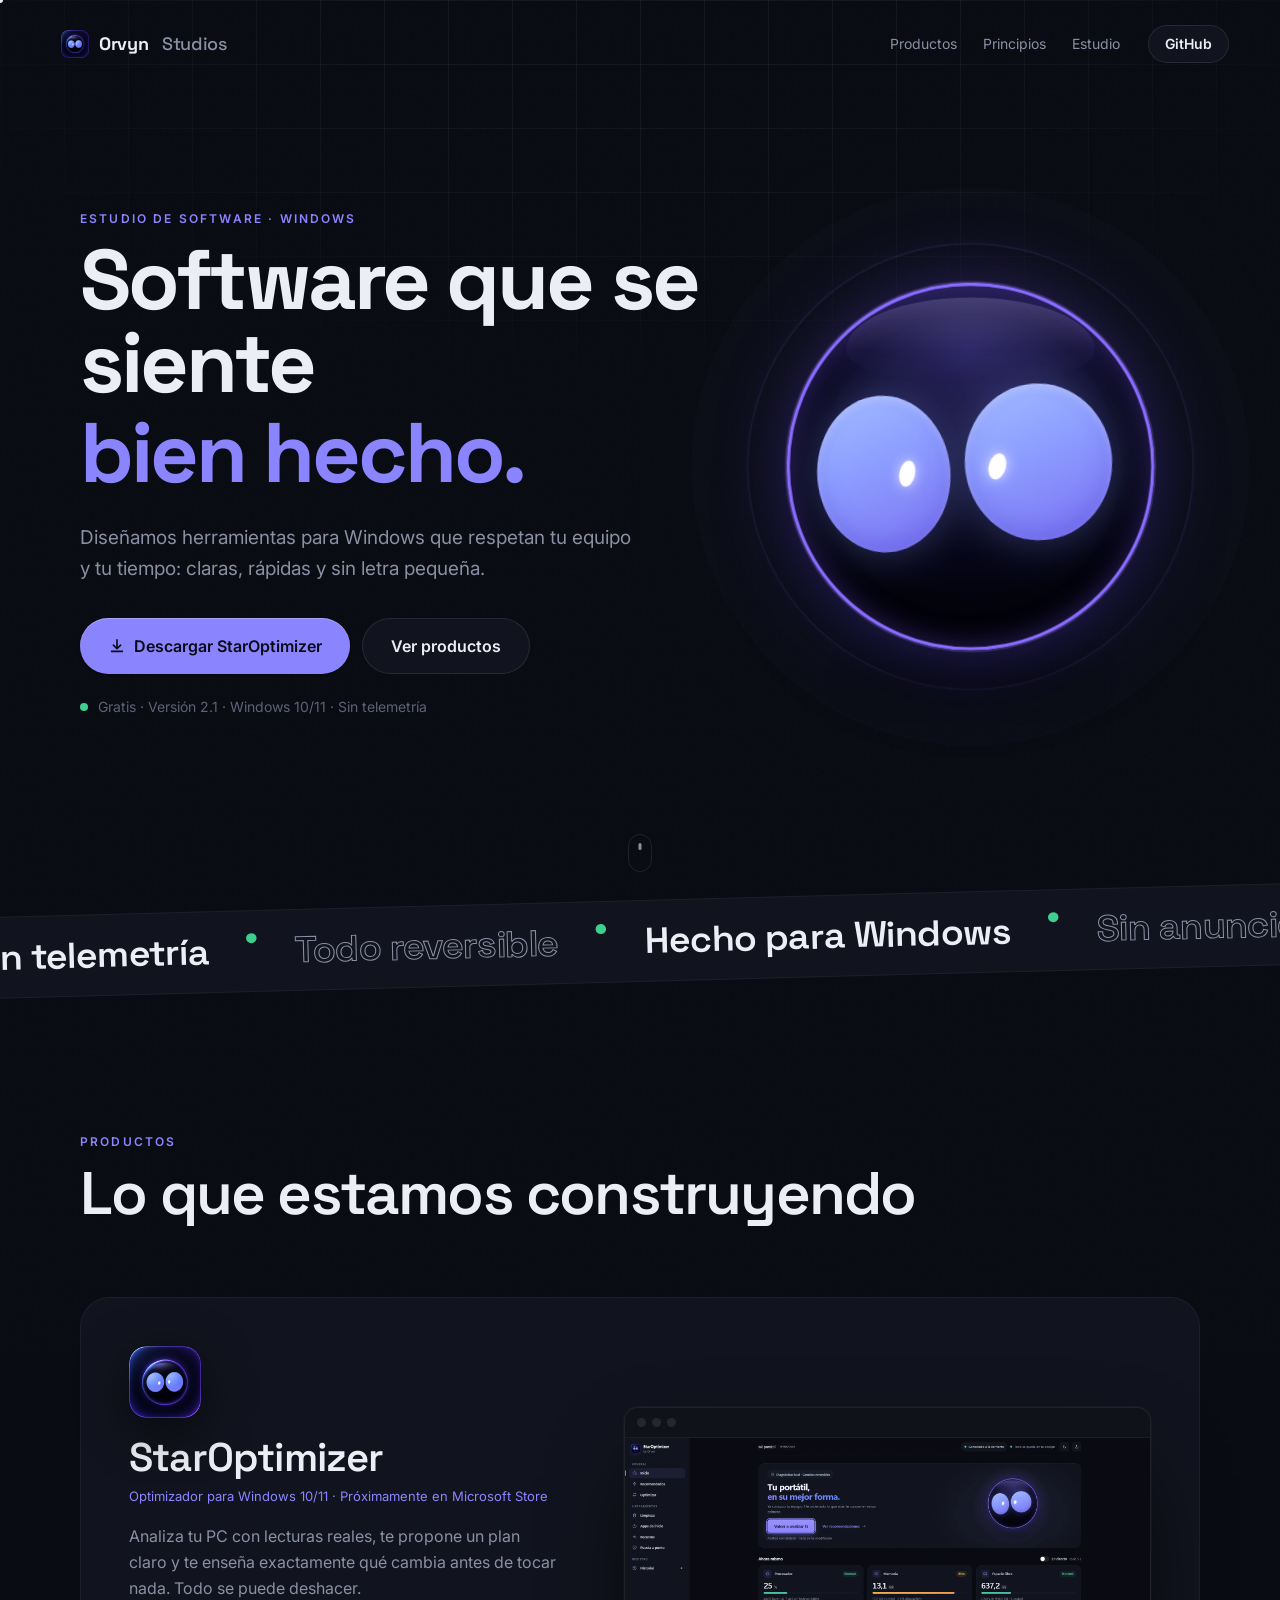
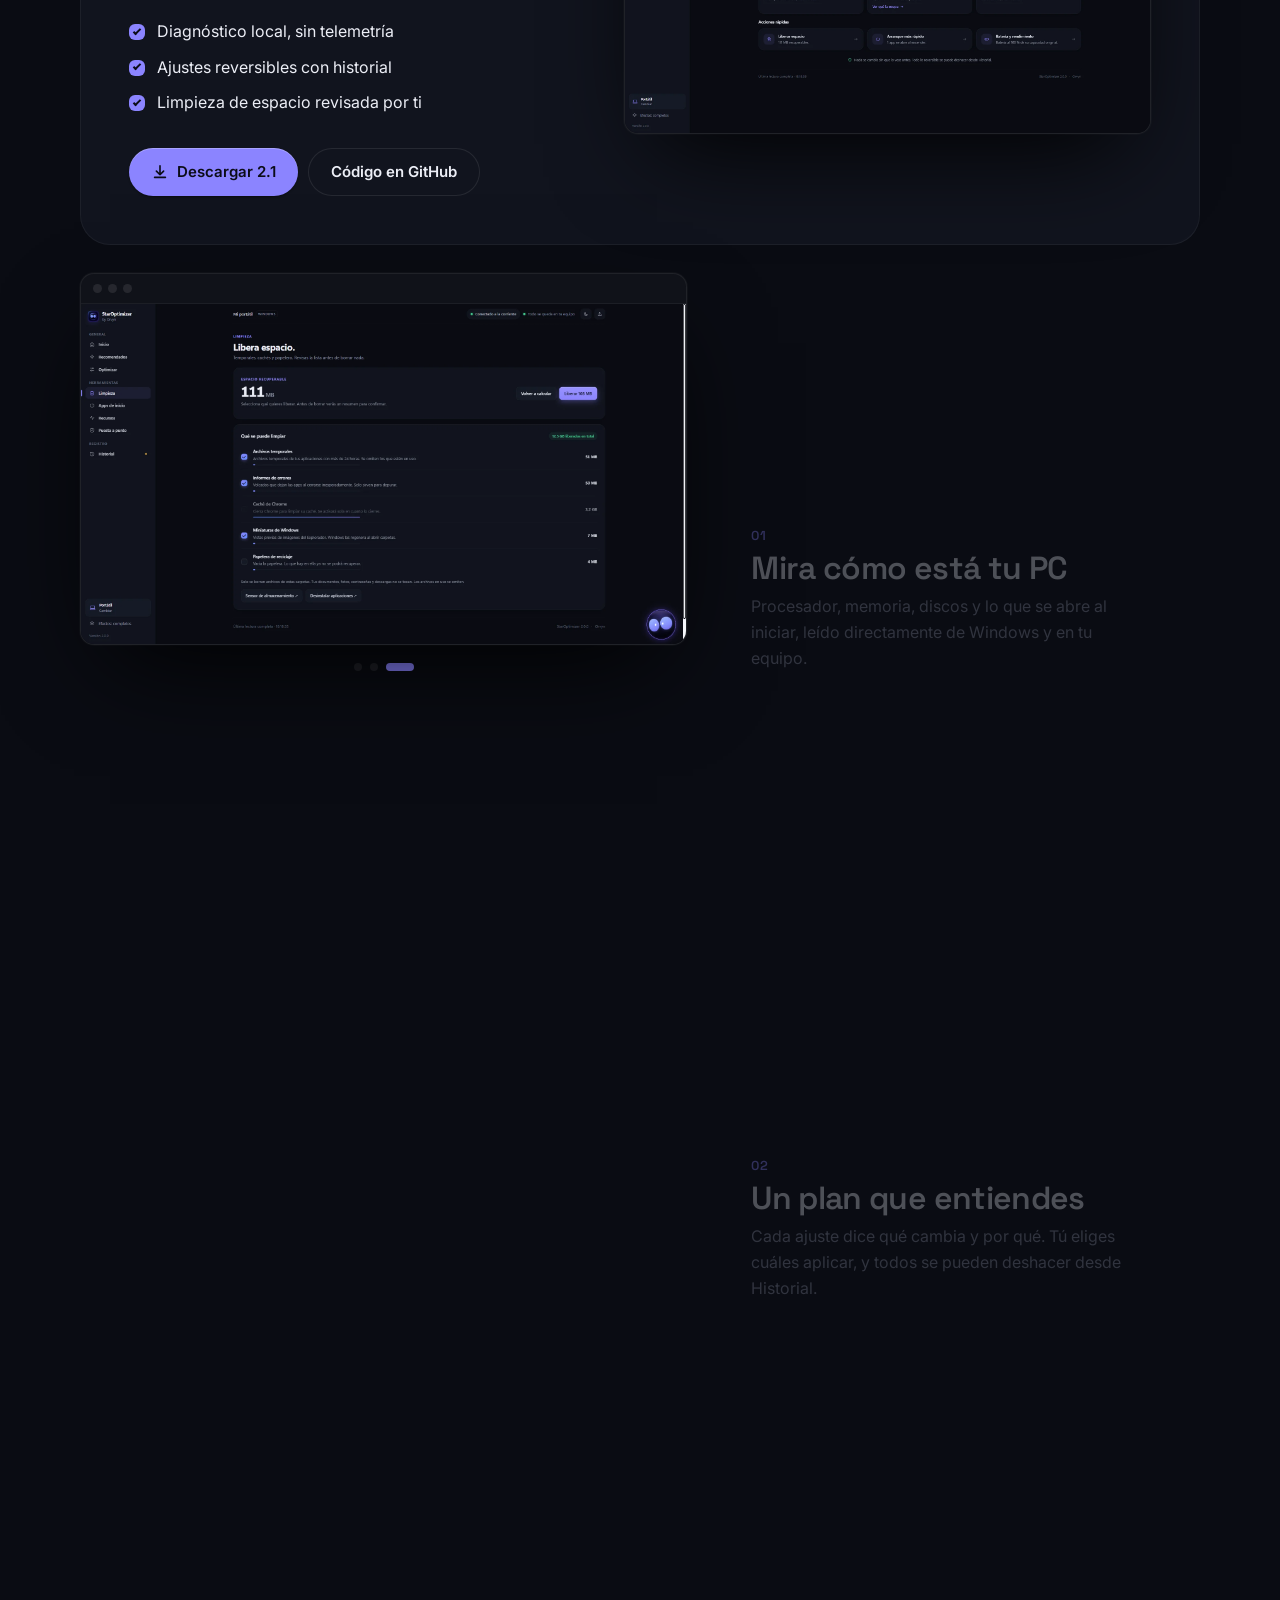
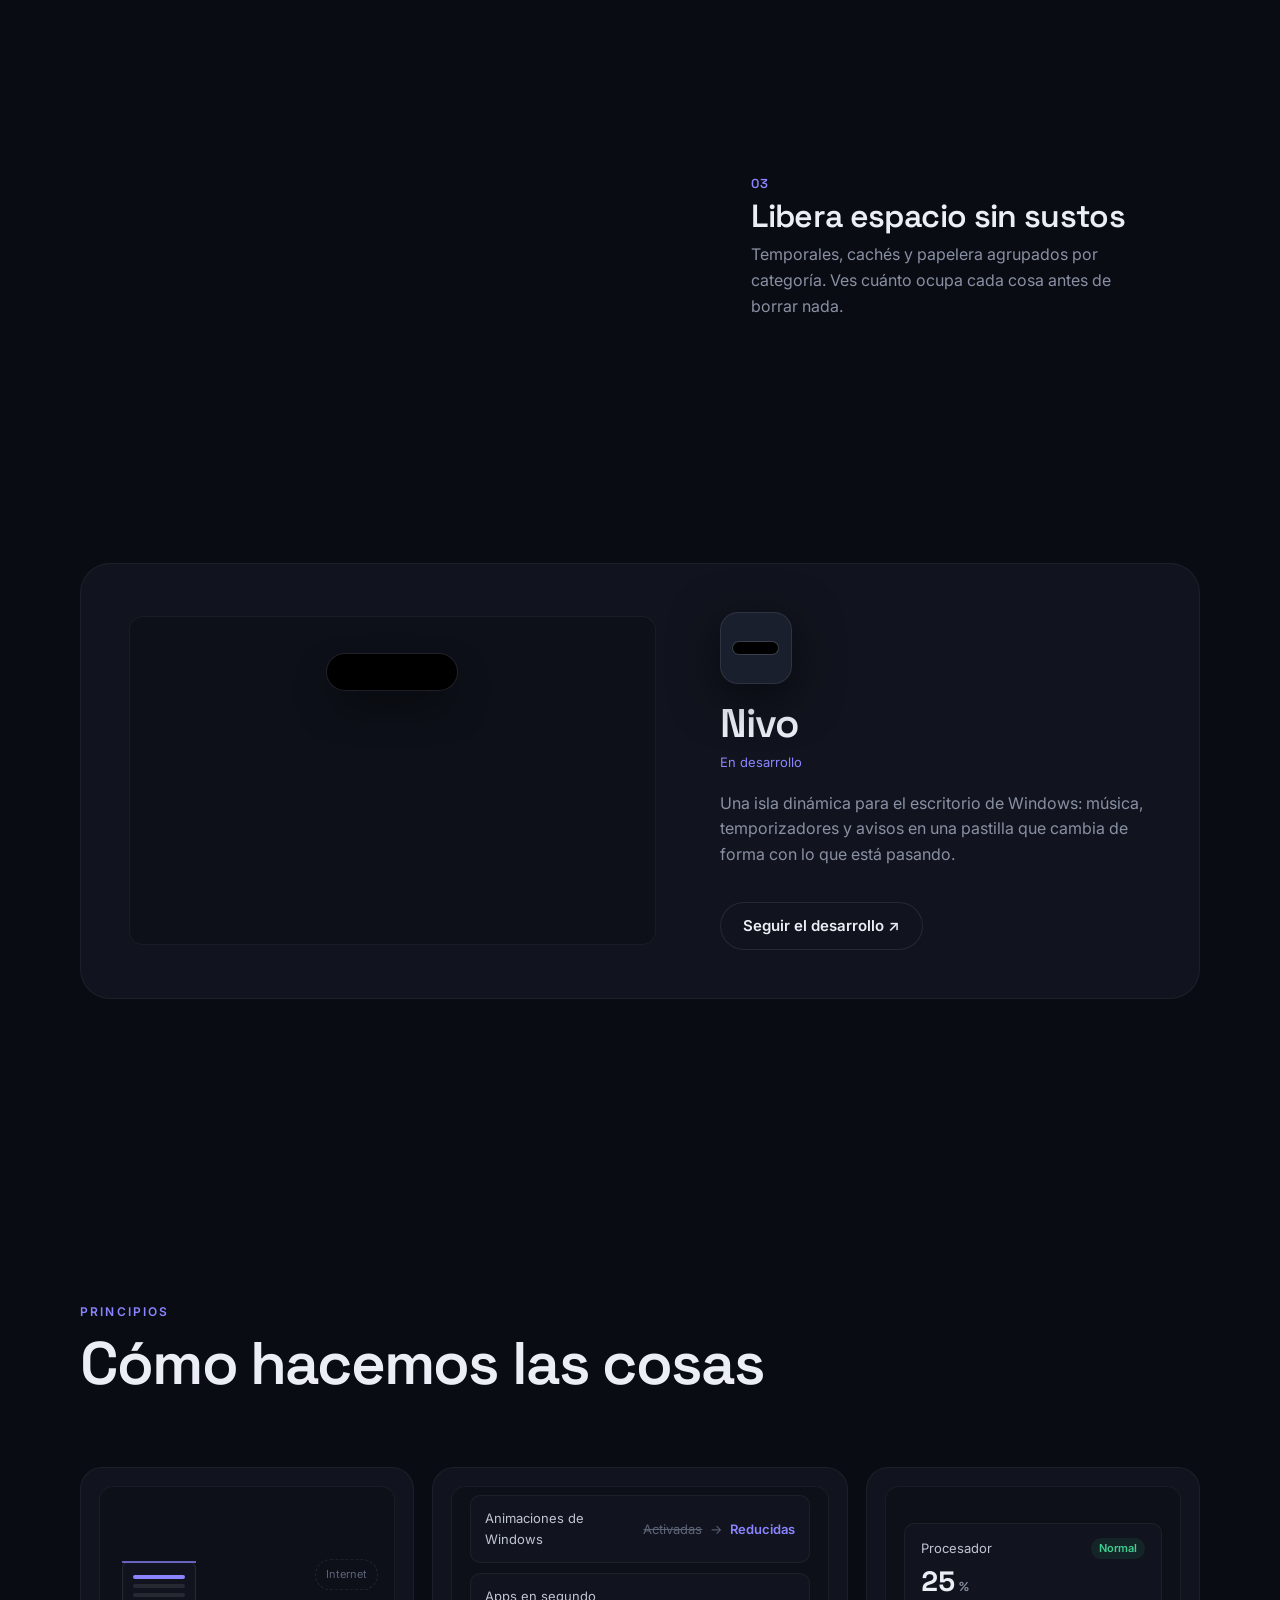
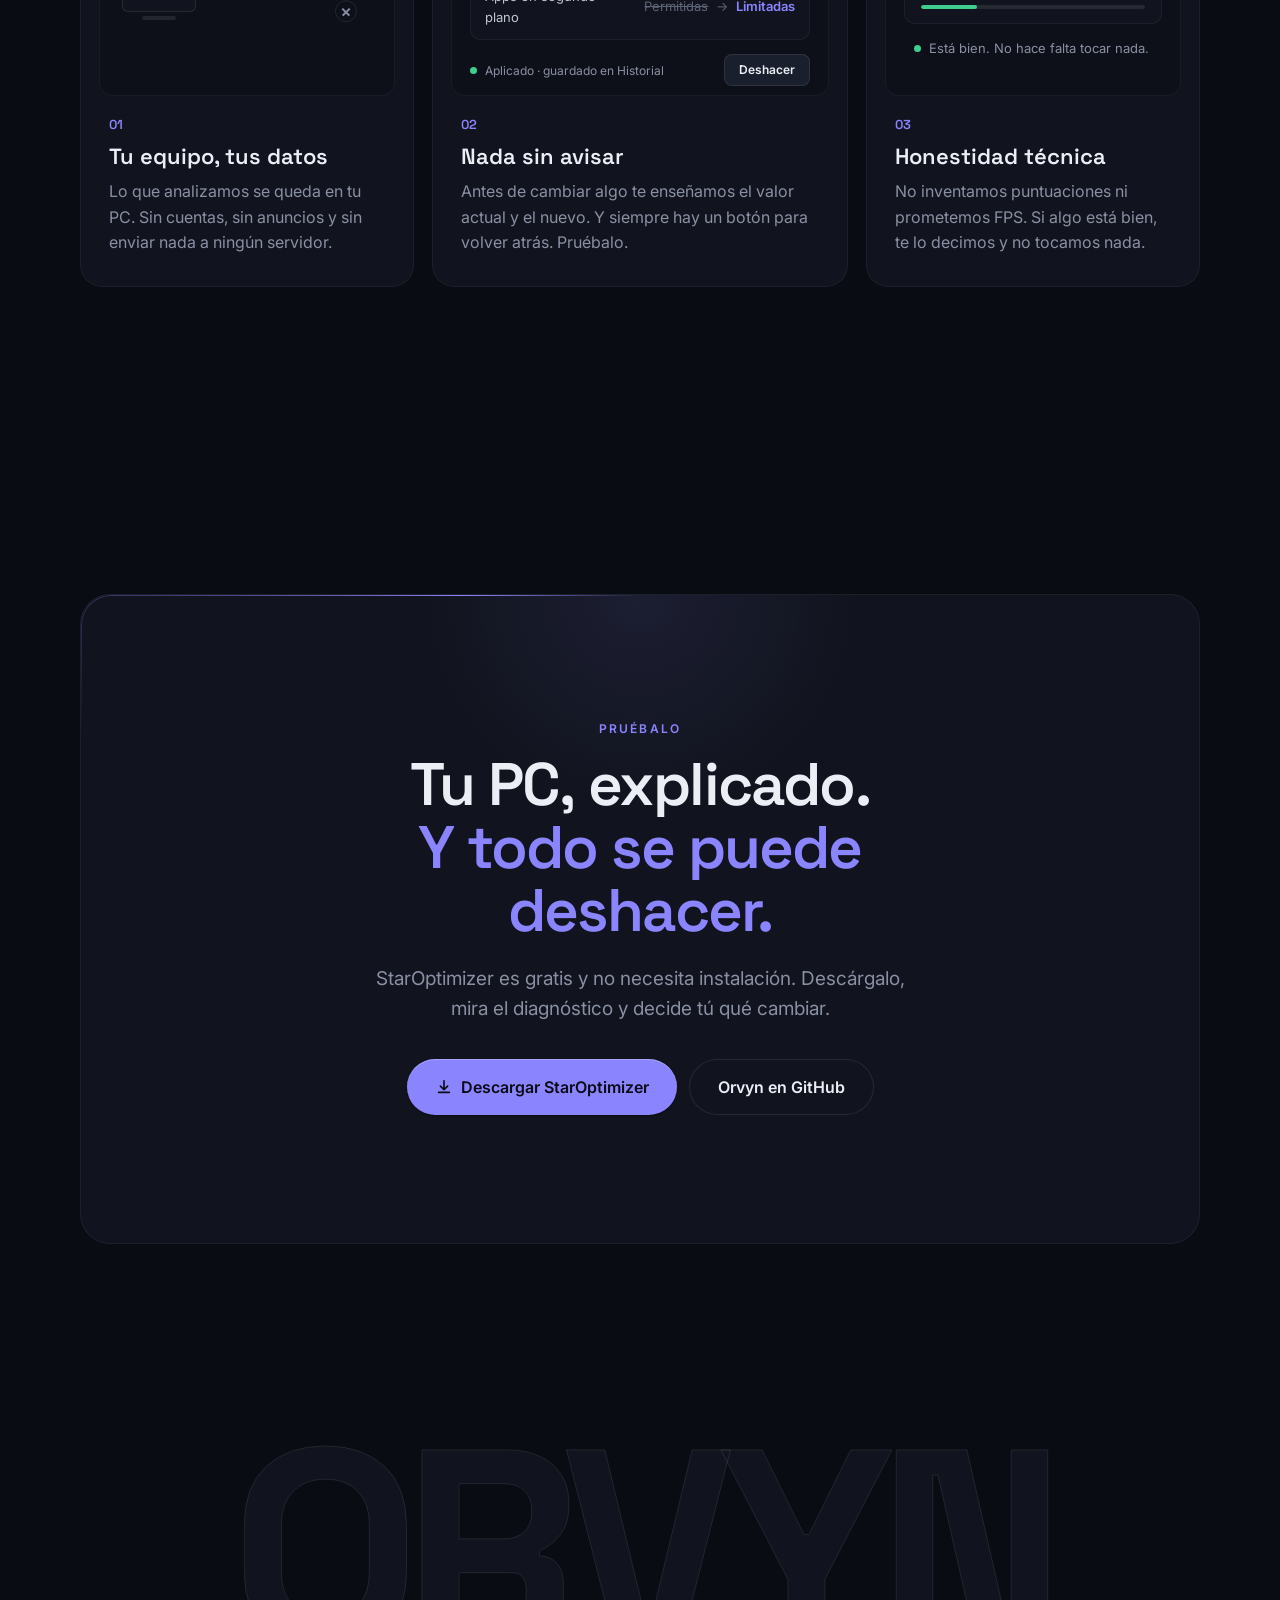
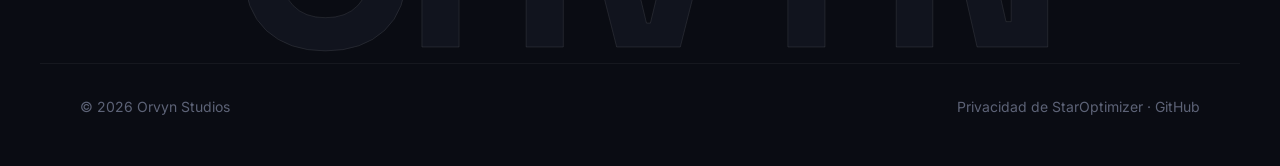
<file: index.html>
<!doctype html>
<html lang="es">
<head>
  <meta charset="utf-8">
  <meta name="viewport" content="width=device-width, initial-scale=1">
  <title>Orvyn Studios — Software para Windows: StarOptimizer y Nivo</title>
  <meta name="description" content="Orvyn Studios crea software para Windows cuidado al detalle: StarOptimizer, el optimizador que explica antes de cambiar nada, y Nivo, una isla dinámica para tu escritorio.">
  <meta name="theme-color" content="#0a0c13">
  <meta name="google-site-verification" content="cRZAhZK5Jxo11Uko2Xb7IbsUQtKGu_rpvSemgWemuCk">
  <meta property="og:title" content="Orvyn Studios">
  <meta property="og:site_name" content="Orvyn Studios">
  <meta property="og:description" content="Software para Windows, bien hecho.">
  <meta property="og:type" content="website">
  <meta property="og:url" content="https://orvyn-studios.github.io/">
  <meta property="og:image" content="https://orvyn-studios.github.io/assets/img/og.png">
  <meta property="og:image:width" content="1200">
  <meta property="og:image:height" content="630">
  <meta property="og:locale" content="es_ES">
  <meta name="twitter:card" content="summary_large_image">
  <script type="application/ld+json">{"@context": "https://schema.org", "@graph": [{"@type": "Organization", "@id": "https://orvyn-studios.github.io/#org", "name": "Orvyn Studios", "alternateName": "Orvyn", "url": "https://orvyn-studios.github.io/", "logo": "https://orvyn-studios.github.io/assets/img/apple-touch-icon.png", "sameAs": ["https://github.com/Orvyn-Studios"]}, {"@type": "WebSite", "@id": "https://orvyn-studios.github.io/#web", "name": "Orvyn Studios", "url": "https://orvyn-studios.github.io/", "inLanguage": "es", "publisher": {"@id": "https://orvyn-studios.github.io/#org"}}, {"@type": "SoftwareApplication", "name": "StarOptimizer", "applicationCategory": "UtilitiesApplication", "operatingSystem": "Windows 10, Windows 11", "softwareVersion": "2.1.0", "offers": {"@type": "Offer", "price": "0", "priceCurrency": "EUR"}, "downloadUrl": "https://github.com/Orvyn-Studios/StarOptimizer/releases/latest", "publisher": {"@id": "https://orvyn-studios.github.io/#org"}}]}</script>
  <link rel="canonical" href="https://orvyn-studios.github.io/">
  <link rel="icon" href="assets/img/favicon.png">
  <link rel="apple-touch-icon" href="assets/img/apple-touch-icon.png">
  <link rel="preconnect" href="https://fonts.googleapis.com">
  <link rel="preconnect" href="https://fonts.gstatic.com" crossorigin>
  <link href="https://fonts.googleapis.com/css2?family=Inter:wght@400;500;600&family=Space+Grotesk:wght@500;600;700&display=swap" rel="stylesheet">
  <link rel="stylesheet" href="styles.css?v=10">
</head>
<body>
  <a class="skip" href="#main">Saltar al contenido</a>
  <div class="preloader" id="preloader" aria-hidden="true">
    <div class="pl-nova"><span></span><span></span></div>
    <div class="pl-word">Orvyn<span>Studios</span></div>
  </div>
  <div class="progress" id="progress" aria-hidden="true"></div>
  <div class="cursor" id="cursor" aria-hidden="true"><span class="cursor-dot"></span><span class="cursor-ring"></span></div>
  
  <div class="grain" aria-hidden="true"></div>

  <header class="nav" id="nav">
    <a class="brand" href="#top" aria-label="Orvyn Studios, inicio">
      <img class="brand-mark" src="assets/img/apple-touch-icon.png" alt="" width="28" height="28">Orvyn<span class="brand-thin">Studios</span>
    </a>
    <nav aria-label="Principal">
      <a href="#productos">Productos</a>
      <a href="#principios">Principios</a>
      <a href="#estudio">Estudio</a>
    </nav>
    <a class="btn btn-ghost btn-sm" href="https://github.com/Orvyn-Studios" target="_blank" rel="noopener">GitHub</a>
  </header>

  <main id="main">
    <!-- HERO -->
    <section class="hero" id="top">
      <div class="hero-copy">
        <p class="eyebrow reveal">Estudio de software · Windows</p>
        <h1 class="display">
          <span class="line"><span class="word">Software</span> <span class="word">que</span> <span class="word">se</span> <span class="word">siente</span></span>
          <span class="line"><span class="word gradient">bien</span> <span class="word gradient">hecho.</span></span>
        </h1>
        <p class="lead reveal">Diseñamos herramientas para Windows que respetan tu equipo y tu tiempo: claras, rápidas y sin letra pequeña.</p>
        <div class="hero-cta reveal">
          <a class="btn btn-primary btn-lg" data-magnetic href="https://github.com/Orvyn-Studios/StarOptimizer/releases/latest" target="_blank" rel="noopener"><svg class="btn-ico" viewBox="0 0 20 20" aria-hidden="true"><path d="M10 3v10m0 0 4-4m-4 4-4-4M4 16h12" fill="none" stroke="currentColor" stroke-width="1.8" stroke-linecap="round" stroke-linejoin="round"/></svg>Descargar StarOptimizer</a>
          <a class="btn btn-ghost btn-lg" data-magnetic href="#productos">Ver productos</a>
        </div>
        <p class="hero-note reveal"><span class="live-dot"></span>Gratis · Versión 2.1 · Windows 10/11 · Sin telemetría</p>
      </div>
      <div class="hero-nova">
        <div class="nova-space" id="nova-space">
          <button class="nova-button" id="nova" type="button" aria-label="Nova, la mascota de StarOptimizer. Púlsala.">
            <span class="mascot">
              <span class="face">
                <span class="eyes"><span class="eye"><span class="iris"></span><span class="nova-lid"></span></span><span class="eye"><span class="iris"></span><span class="nova-lid"></span></span></span>
              </span>
            </span>
          </button>
          <span class="nova-shadow" aria-hidden="true"></span>
        </div>
      </div>
      <a class="scroll-hint" href="#productos" aria-label="Bajar a productos"><span></span></a>
    </section>

    <div class="marquee" aria-hidden="true">
      <div class="marquee-track">
        <span>Sin telemetría</span><b>✦</b><span>Todo reversible</span><b>✦</b><span>Hecho para Windows</span><b>✦</b><span>Sin anuncios</span><b>✦</b><span>Nada sin avisar</span><b>✦</b>
        <span>Sin telemetría</span><b>✦</b><span>Todo reversible</span><b>✦</b><span>Hecho para Windows</span><b>✦</b><span>Sin anuncios</span><b>✦</b><span>Nada sin avisar</span><b>✦</b>
      </div>
    </div>

    <!-- PRODUCTS -->
    <section class="section" id="productos">
      <header class="section-head">
        <p class="eyebrow reveal">Productos</p>
        <h2 class="title reveal">Lo que estamos construyendo</h2>
      </header>

      <article class="product reveal" id="staroptimizer">
        <div class="product-copy">
          <img class="product-icon" src="assets/img/staroptimizer-icon.png" alt="" width="72" height="72">
          <h3>StarOptimizer</h3>
          <p class="tag">Optimizador para Windows 10/11 · Próximamente en Microsoft Store</p>
          <p>Analiza tu PC con lecturas reales, te propone un plan claro y te enseña exactamente qué cambia antes de tocar nada. Todo se puede deshacer.</p>
          <ul class="checks">
            <li>Diagnóstico local, sin telemetría</li>
            <li>Ajustes reversibles con historial</li>
            <li>Limpieza de espacio revisada por ti</li>
          </ul>
          <div class="product-cta">
            <a class="btn btn-primary" data-magnetic href="https://github.com/Orvyn-Studios/StarOptimizer/releases/latest" target="_blank" rel="noopener"><svg class="btn-ico" viewBox="0 0 20 20" aria-hidden="true"><path d="M10 3v10m0 0 4-4m-4 4-4-4M4 16h12" fill="none" stroke="currentColor" stroke-width="1.8" stroke-linecap="round" stroke-linejoin="round"/></svg>Descargar 2.1</a>
            <a class="btn btn-ghost" data-magnetic href="https://github.com/Orvyn-Studios/StarOptimizer" target="_blank" rel="noopener">Código en GitHub</a>
          </div>
        </div>
        <div class="product-visual tilt" data-tilt>
          <div class="window">
            <div class="window-bar"><i></i><i></i><i></i></div>
            <img src="assets/img/so-inicio-oscuro.webp" alt="Pantalla de inicio de StarOptimizer" width="1920" height="1080" loading="lazy">
          </div>
        </div>
      </article>

      <div class="showcase" id="showcase">
        <div class="showcase-sticky">
          <div class="window showcase-window">
            <div class="window-bar"><i></i><i></i><i></i></div>
            <div class="showcase-screens">
              <img class="active" data-step="0" src="assets/img/so-inicio-oscuro.webp" alt="StarOptimizer: pantalla de inicio con el estado del equipo" width="1920" height="1080" loading="lazy">
              <img data-step="1" src="assets/img/so-plan.webp" alt="StarOptimizer: plan de ajustes propuesto" width="1920" height="1080" loading="lazy">
              <img data-step="2" src="assets/img/so-limpieza.webp" alt="StarOptimizer: limpieza de espacio por categorías" width="1920" height="1080" loading="lazy">
            </div>
          </div>
          <div class="showcase-dots" aria-hidden="true"><i class="active"></i><i></i><i></i></div>
        </div>
        <ol class="showcase-steps">
          <li class="active" data-step="0"><img class="step-shot" src="assets/img/so-inicio-oscuro.webp" alt="StarOptimizer: pantalla de inicio" width="1920" height="1080" loading="lazy"><span class="step-num">01</span><h4>Mira cómo está tu PC</h4><p>Procesador, memoria, discos y lo que se abre al iniciar, leído directamente de Windows y en tu equipo.</p></li>
          <li data-step="1"><img class="step-shot" src="assets/img/so-plan.webp" alt="StarOptimizer: plan de ajustes" width="1920" height="1080" loading="lazy"><span class="step-num">02</span><h4>Un plan que entiendes</h4><p>Cada ajuste dice qué cambia y por qué. Tú eliges cuáles aplicar, y todos se pueden deshacer desde Historial.</p></li>
          <li data-step="2"><img class="step-shot" src="assets/img/so-limpieza.webp" alt="StarOptimizer: limpieza de espacio" width="1920" height="1080" loading="lazy"><span class="step-num">03</span><h4>Libera espacio sin sustos</h4><p>Temporales, cachés y papelera agrupados por categoría. Ves cuánto ocupa cada cosa antes de borrar nada.</p></li>
        </ol>
      </div>

      <article class="product product-alt reveal" id="nivo">
        <div class="product-copy">
          <span class="product-icon product-icon-nivo" aria-hidden="true"></span>
          <h3>Nivo</h3>
          <p class="tag">En desarrollo</p>
          <p>Una isla dinámica para el escritorio de Windows: música, temporizadores y avisos en una pastilla que cambia de forma con lo que está pasando.</p>
          <a class="btn btn-ghost" data-magnetic href="https://github.com/Orvyn-Studios/nivo" target="_blank" rel="noopener">Seguir el desarrollo ↗</a>
        </div>
        <div class="product-visual">
          <div class="island-stage">
            <div class="island" id="island" data-state="idle" aria-hidden="true">
              <div class="island-content" data-for="music"><span class="art"></span><span class="meta"><b>Reproduciendo</b><small>Tu lista</small></span><span class="bars"><i></i><i></i><i></i><i></i></span></div>
              <div class="island-content" data-for="timer"><span class="dot"></span><b>Temporizador</b><span class="time">04:59</span></div>
              <div class="island-content" data-for="notify"><span class="dot good"></span><b>Descarga completada</b></div>
            </div>
          </div>
        </div>
      </article>
    </section>

    <!-- PRINCIPLES -->
    <section class="section" id="principios">
      <header class="section-head">
        <p class="eyebrow reveal">Principios</p>
        <h2 class="title reveal">Cómo hacemos las cosas</h2>
      </header>
      <div class="principles">
        <article class="pcard reveal">
          <div class="pdemo pdemo-local" aria-hidden="true">
            <div class="pc-box"><span class="pc-screen"></span><span class="pc-base"></span></div>
            <div class="pc-scan"></div>
            <ul class="pc-reads"><li>Procesador</li><li>Memoria</li><li>Discos</li><li>Inicio</li></ul>
            <div class="pc-wall"><span class="pc-cloud">Internet</span><span class="pc-x"></span></div>
          </div>
          <span class="card-num">01</span>
          <h3>Tu equipo, tus datos</h3>
          <p>Lo que analizamos se queda en tu PC. Sin cuentas, sin anuncios y sin enviar nada a ningún servidor.</p>
        </article>
        <article class="pcard pcard-wide reveal">
          <div class="pdemo pdemo-change" id="pdemo-change">
            <div class="chg-row">
              <span class="chg-name">Animaciones de Windows</span>
              <span class="chg-vals"><s class="chg-old">Activadas</s><span class="chg-arrow">→</span><b class="chg-new">Reducidas</b></span>
            </div>
            <div class="chg-row">
              <span class="chg-name">Apps en segundo plano</span>
              <span class="chg-vals"><s class="chg-old">Permitidas</s><span class="chg-arrow">→</span><b class="chg-new">Limitadas</b></span>
            </div>
            <div class="chg-foot">
              <span class="chg-status" aria-live="polite"><i></i><span>Aplicado · guardado en Historial</span></span>
              <button class="chg-undo" type="button">Deshacer</button>
            </div>
          </div>
          <span class="card-num">02</span>
          <h3>Nada sin avisar</h3>
          <p>Antes de cambiar algo te enseñamos el valor actual y el nuevo. Y siempre hay un botón para volver atrás. Pruébalo.</p>
        </article>
        <article class="pcard reveal">
          <div class="pdemo pdemo-honest" aria-hidden="true">
            <div class="hn-card">
              <div class="hn-head"><span>Procesador</span><em>Normal</em></div>
              <div class="hn-val"><b data-count="25">0</b><small>%</small></div>
              <div class="hn-bar"><i></i></div>
            </div>
            <p class="hn-msg"><span class="hn-dot"></span>Está bien. No hace falta tocar nada.</p>
          </div>
          <span class="card-num">03</span>
          <h3>Honestidad técnica</h3>
          <p>No inventamos puntuaciones ni prometemos FPS. Si algo está bien, te lo decimos y no tocamos nada.</p>
        </article>
      </div>
    </section>

    <!-- STUDIO (placeholder: see ROADMAP.md) -->
    <section class="section" id="estudio">
      <div class="cta cta-final reveal">
        <div class="cta-glow" aria-hidden="true"></div>
        <p class="eyebrow">Pruébalo</p>
        <h2 class="title">Tu PC, explicado.<br><span class="gradient">Y todo se puede deshacer.</span></h2>
        <p class="lead">StarOptimizer es gratis y no necesita instalación. Descárgalo, mira el diagnóstico y decide tú qué cambiar.</p>
        <div class="hero-cta cta-buttons">
          <a class="btn btn-primary btn-lg" data-magnetic href="https://github.com/Orvyn-Studios/StarOptimizer/releases/latest" target="_blank" rel="noopener"><svg class="btn-ico" viewBox="0 0 20 20" aria-hidden="true"><path d="M10 3v10m0 0 4-4m-4 4-4-4M4 16h12" fill="none" stroke="currentColor" stroke-width="1.8" stroke-linecap="round" stroke-linejoin="round"/></svg>Descargar StarOptimizer</a>
          <a class="btn btn-ghost btn-lg" data-magnetic href="https://github.com/Orvyn-Studios" target="_blank" rel="noopener">Orvyn en GitHub</a>
        </div>
      </div>
    </section>
  </main>

  <div class="wordmark" aria-hidden="true">ORVYN</div>
  <footer class="footer">
    <span>© 2026 Orvyn Studios</span>
    <span class="footer-links"><a href="privacidad/staroptimizer/">Privacidad de StarOptimizer</a> · <a href="https://github.com/Orvyn-Studios" target="_blank" rel="noopener">GitHub</a></span>
  </footer>

  <script src="main.js?v=10" defer></script>
</body>
</html>
</file>
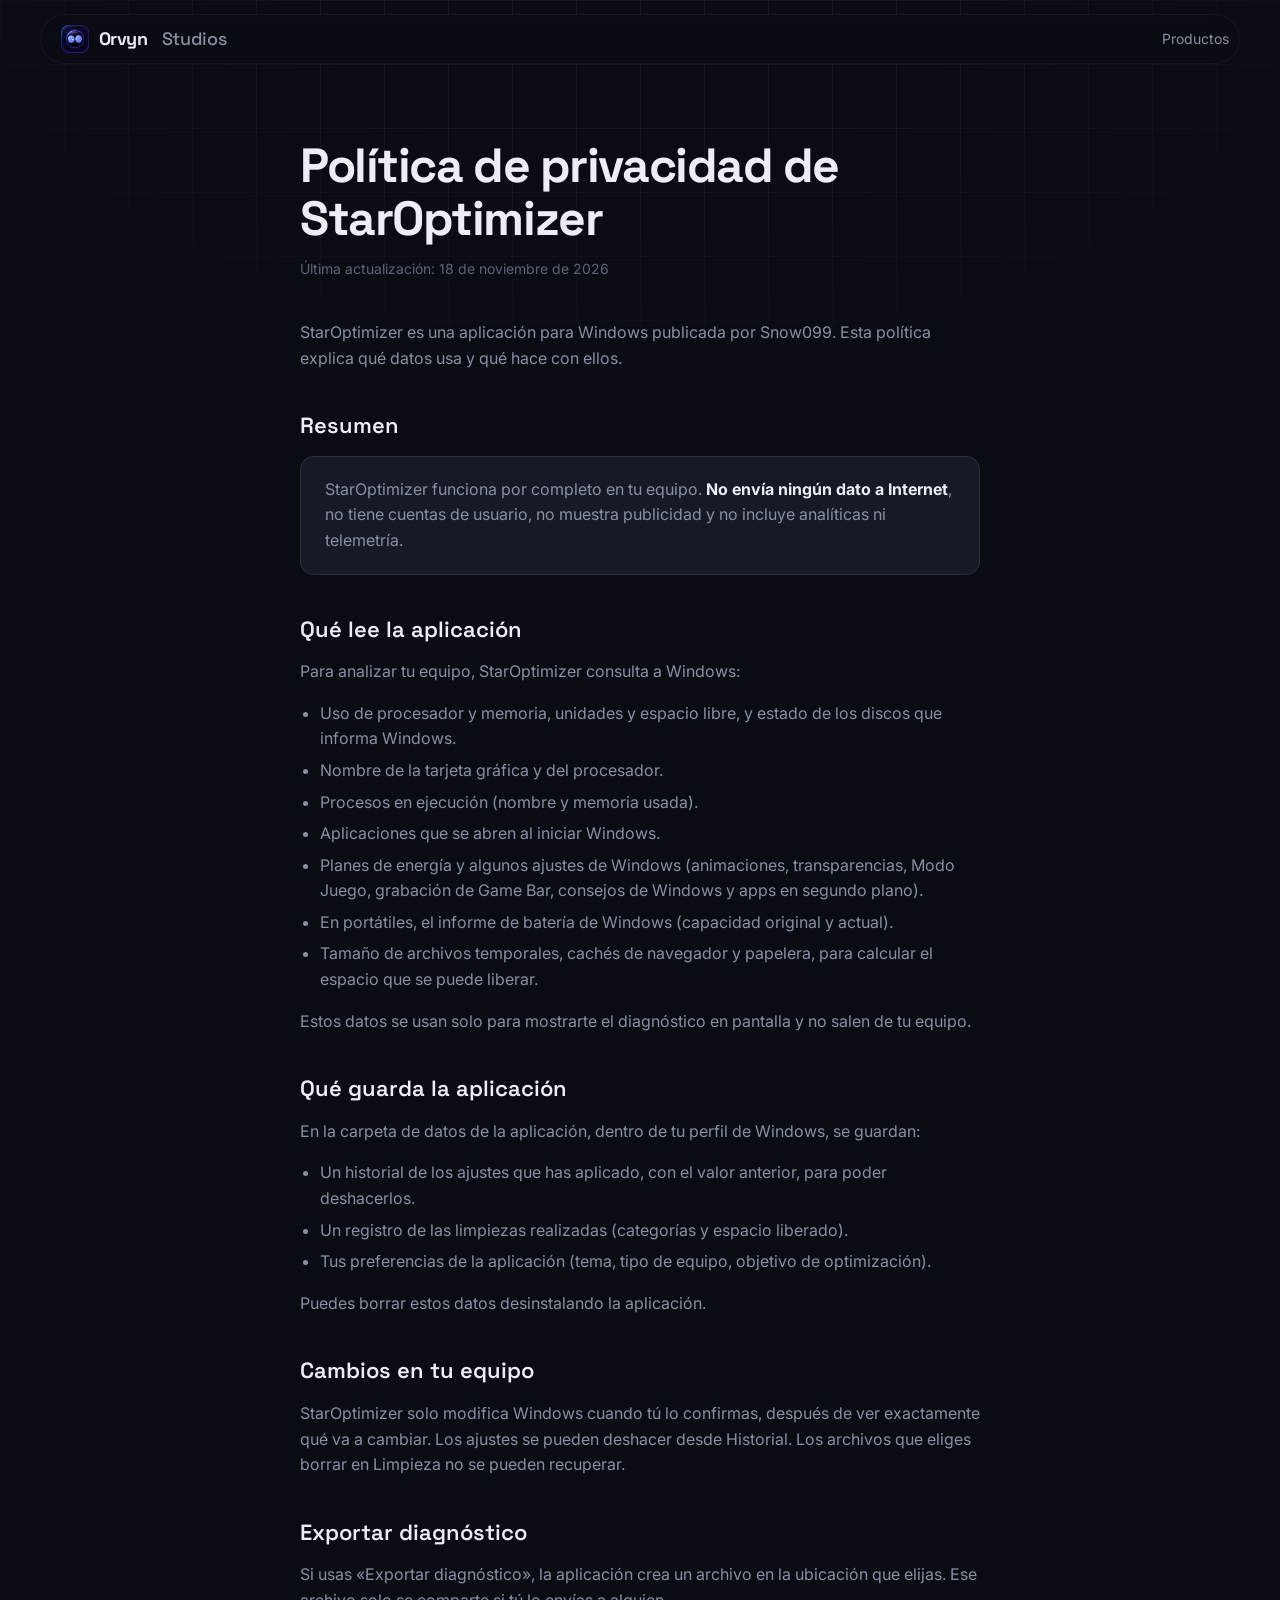
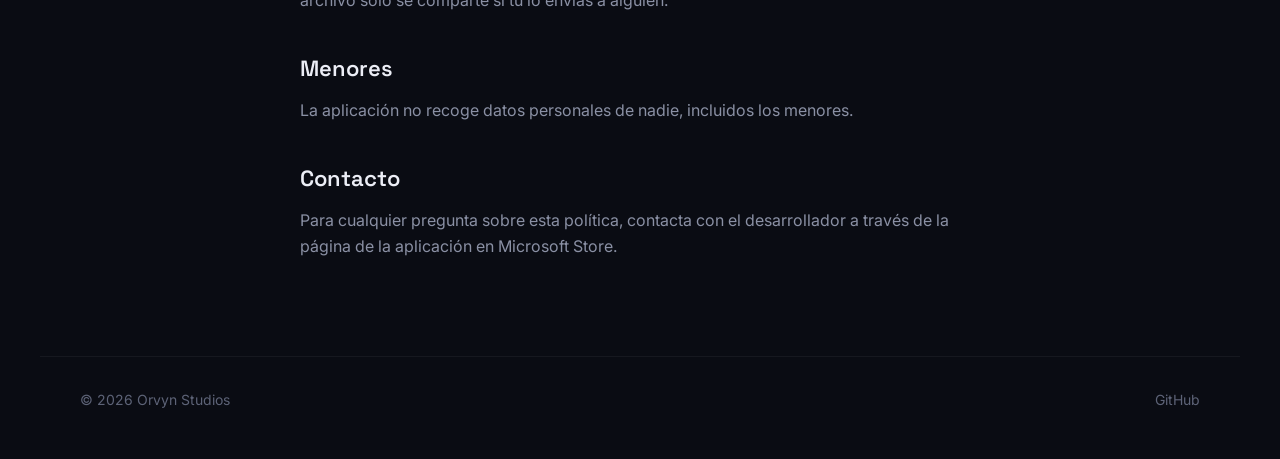
<file: privacidad/staroptimizer/index.html>
<!doctype html>
<html lang="es">
<head>
  <meta charset="utf-8">
  <meta name="viewport" content="width=device-width, initial-scale=1">
  <title>Política de privacidad de StarOptimizer — Orvyn Studios</title>
  <meta name="description" content="StarOptimizer funciona por completo en tu equipo: no envía datos a Internet, no tiene cuentas, publicidad ni telemetría.">
  <meta name="theme-color" content="#0a0c13">
  <link rel="icon" href="../../assets/img/favicon.png">
  <link rel="preconnect" href="https://fonts.googleapis.com">
  <link rel="preconnect" href="https://fonts.gstatic.com" crossorigin>
  <link href="https://fonts.googleapis.com/css2?family=Inter:wght@400;500;600&family=Space+Grotesk:wght@500;600;700&display=swap" rel="stylesheet">
  <link rel="stylesheet" href="../../styles.css">
  <style>
    .nav { background: #0a0c13cc; border-color: var(--line); backdrop-filter: blur(18px) saturate(140%); }
    .legal { max-width: 760px; margin: 0 auto; padding: 140px var(--gutter) 80px; }
    .legal h1 { font: 700 clamp(32px, 5vw, 48px)/1.1 var(--display); letter-spacing: -.03em; margin: 0 0 12px; }
    .legal .updated { color: var(--faint); font-size: 14px; margin: 0 0 40px; }
    .legal h2 { font: 600 22px/1.3 var(--display); margin: 40px 0 12px; }
    .legal p, .legal li { color: var(--muted); }
    .legal strong { color: var(--text); }
    .legal ul { padding-left: 20px; }
    .legal li { margin: 6px 0; }
    .legal .summary { padding: 20px 24px; border: 1px solid var(--line-strong); border-radius: var(--radius-sm); background: var(--surface-2); }
  </style>
</head>
<body>
  <a class="skip" href="#main">Saltar al contenido</a>

  <header class="nav">
    <a class="brand" href="../../" aria-label="Orvyn Studios, inicio">
      <img class="brand-mark" src="../../assets/img/apple-touch-icon.png" alt="" width="28" height="28">Orvyn<span class="brand-thin">Studios</span>
    </a>
    <nav aria-label="Principal">
      <a href="../../#productos">Productos</a>
    </nav>
  </header>

  <main id="main" class="legal">
    <h1>Política de privacidad de StarOptimizer</h1>
    <p class="updated">Última actualización: 18 de noviembre de 2026</p>

    <p>StarOptimizer es una aplicación para Windows publicada por Snow099. Esta política explica qué datos usa y qué hace con ellos.</p>

    <h2>Resumen</h2>
    <p class="summary">StarOptimizer funciona por completo en tu equipo. <strong>No envía ningún dato a Internet</strong>, no tiene cuentas de usuario, no muestra publicidad y no incluye analíticas ni telemetría.</p>

    <h2>Qué lee la aplicación</h2>
    <p>Para analizar tu equipo, StarOptimizer consulta a Windows:</p>
    <ul>
      <li>Uso de procesador y memoria, unidades y espacio libre, y estado de los discos que informa Windows.</li>
      <li>Nombre de la tarjeta gráfica y del procesador.</li>
      <li>Procesos en ejecución (nombre y memoria usada).</li>
      <li>Aplicaciones que se abren al iniciar Windows.</li>
      <li>Planes de energía y algunos ajustes de Windows (animaciones, transparencias, Modo Juego, grabación de Game Bar, consejos de Windows y apps en segundo plano).</li>
      <li>En portátiles, el informe de batería de Windows (capacidad original y actual).</li>
      <li>Tamaño de archivos temporales, cachés de navegador y papelera, para calcular el espacio que se puede liberar.</li>
    </ul>
    <p>Estos datos se usan solo para mostrarte el diagnóstico en pantalla y no salen de tu equipo.</p>

    <h2>Qué guarda la aplicación</h2>
    <p>En la carpeta de datos de la aplicación, dentro de tu perfil de Windows, se guardan:</p>
    <ul>
      <li>Un historial de los ajustes que has aplicado, con el valor anterior, para poder deshacerlos.</li>
      <li>Un registro de las limpiezas realizadas (categorías y espacio liberado).</li>
      <li>Tus preferencias de la aplicación (tema, tipo de equipo, objetivo de optimización).</li>
    </ul>
    <p>Puedes borrar estos datos desinstalando la aplicación.</p>

    <h2>Cambios en tu equipo</h2>
    <p>StarOptimizer solo modifica Windows cuando tú lo confirmas, después de ver exactamente qué va a cambiar. Los ajustes se pueden deshacer desde Historial. Los archivos que eliges borrar en Limpieza no se pueden recuperar.</p>

    <h2>Exportar diagnóstico</h2>
    <p>Si usas «Exportar diagnóstico», la aplicación crea un archivo en la ubicación que elijas. Ese archivo solo se comparte si tú lo envías a alguien.</p>

    <h2>Menores</h2>
    <p>La aplicación no recoge datos personales de nadie, incluidos los menores.</p>

    <h2>Contacto</h2>
    <p>Para cualquier pregunta sobre esta política, contacta con el desarrollador a través de la página de la aplicación en Microsoft Store.</p>
  </main>

  <footer class="footer">
    <span>© 2026 Orvyn Studios</span>
    <span class="footer-links"><a href="https://github.com/Orvyn-Studios" target="_blank" rel="noopener">GitHub</a></span>
  </footer>
</body>
</html>
</file>
<file: styles.css>
/* ============ Design tokens ============ */
:root {
  --bg: #0a0c13;
  --bg-2: #0d1018;
  --surface: #11141e;
  --surface-2: #161a26;
  --raised: #1a1f2d;
  --line: #ffffff0d;
  --line-strong: #ffffff17;
  --text: #eceef6;
  --secondary: #c0c5d4;
  --muted: #8a90a4;
  --faint: #5d6377;
  --accent: #8b84ff;
  --accent-ink: #0b0c18;
  --accent-soft: #8b84ff17;
  --accent-line: #8b84ff45;
  --good: #3ecf8e;
  --warn: #f5b041;
  --grad: var(--accent);
  --radius: 22px;
  --radius-sm: 14px;
  --ease: cubic-bezier(.2, .8, .2, 1);
  --spring: linear(0, .25 7%, .66 16%, .96 26%, 1.07 34%, 1.09 39%, 1.06 47%, 1.01 58%, .99 70%, 1);
  --font: 'Inter', system-ui, -apple-system, 'Segoe UI', sans-serif;
  --display: 'Space Grotesk', var(--font);
  --max: 1200px;
  --gutter: clamp(16px, 4vw, 40px);
}

/* ============ Base ============ */
*, *::before, *::after { box-sizing: border-box; }
html { overflow-x: clip; scroll-behavior: smooth; -webkit-text-size-adjust: 100%; }
body { margin: 0; background: var(--bg); color: var(--text); font: 400 16px/1.6 var(--font); -webkit-font-smoothing: antialiased; overflow-x: hidden; }
img { max-width: 100%; height: auto; display: block; }
a { color: inherit; text-decoration: none; }
:focus-visible { outline: 2px solid var(--accent); outline-offset: 3px; border-radius: 6px; }
.skip { position: absolute; left: -999px; top: 8px; z-index: 100; padding: 8px 14px; background: var(--accent); color: #0b0c18; border-radius: 8px; }
.skip:focus { left: 8px; }

#aurora { display: none; }
body::before { content: ""; position: fixed; inset: 0; z-index: -2; pointer-events: none; background-image: linear-gradient(var(--line) 1px, transparent 1px), linear-gradient(90deg, var(--line) 1px, transparent 1px); background-size: 64px 64px; mask-image: radial-gradient(ellipse 80% 60% at 50% 0%, #000 30%, transparent 75%); }
.grain { position: fixed; inset: -50%; z-index: -1; pointer-events: none; opacity: .03;
  background-image: url("data:image/svg+xml,%3Csvg xmlns='http://www.w3.org/2000/svg' width='160' height='160'%3E%3Cfilter id='n'%3E%3CfeTurbulence baseFrequency='.85' numOctaves='2' stitchTiles='stitch'/%3E%3C/filter%3E%3Crect width='100%25' height='100%25' filter='url(%23n)'/%3E%3C/svg%3E");
  animation: grain 1.2s steps(6) infinite; }
@keyframes grain { 0% { transform: translate(0, 0); } 33% { transform: translate(-3%, 2%); } 66% { transform: translate(2%, -3%); } 100% { transform: translate(0, 0); } }

/* ============ Type ============ */
.eyebrow { margin: 0 0 14px; font: 600 12px/1 var(--font); letter-spacing: .18em; text-transform: uppercase; color: var(--accent); }
.display { margin: 0; font: 700 clamp(42px, min(6.6vw, 11.5vh), 96px)/.98 var(--display); letter-spacing: -.035em; }
.title { margin: 0; font: 600 clamp(32px, 5vw, 60px)/1.05 var(--display); letter-spacing: -.03em; }
.lead { margin: 22px 0 0; max-width: 560px; font-size: clamp(16px, 1.6vw, 19px); color: var(--muted); }
.gradient { color: var(--accent); }

/* ============ Buttons ============ */
.btn { position: relative; display: inline-flex; align-items: center; justify-content: center; gap: 8px; height: 48px; padding: 0 22px; border-radius: 999px; font: 600 15px/1 var(--font); transition: transform .3s var(--spring), background-color .2s, border-color .2s, box-shadow .3s; }
.btn:active { transform: scale(.96); }
.btn-sm { height: 38px; padding: 0 16px; font-size: 14px; }
.btn-primary { background: var(--accent); color: var(--accent-ink); box-shadow: inset 0 1px 0 #ffffff40, 0 1px 2px #0006; }
.btn-primary:hover { background: #9d97ff; }
.btn-ghost { border: 1px solid var(--line-strong); background: var(--surface); }
.btn-ghost:hover { border-color: var(--accent-line); background: var(--surface-2); }

/* ============ Nav ============ */
.nav { position: fixed; top: 14px; left: 50%; z-index: 50; transform: translateX(-50%); display: flex; align-items: center; gap: 28px; width: min(calc(100% - 2 * var(--gutter)), var(--max)); padding: 10px 10px 10px 20px; border: 1px solid transparent; border-radius: 999px; transition: background-color .35s, border-color .35s, backdrop-filter .35s; }
.nav.scrolled { background: #0a0c13cc; border-color: var(--line); backdrop-filter: blur(18px) saturate(140%); }
.brand { display: inline-flex; align-items: center; gap: 10px; font: 700 18px/1 var(--display); letter-spacing: -.02em; }
.brand-thin { font-weight: 500; color: var(--muted); margin-left: 4px; }
.brand-mark { width: 28px; height: 28px; border-radius: 8px; transition: transform .4s var(--spring); }
.brand:hover .brand-mark { transform: rotate(-8deg) scale(1.08); }
.nav nav { display: flex; gap: 26px; margin-left: auto; font-size: 14px; color: var(--muted); }
.nav nav a { transition: color .2s; }
.nav nav a:hover { color: var(--text); }

/* ============ Hero ============ */
.hero { position: relative; display: grid; grid-template-columns: 1.15fr .85fr; align-items: center; gap: 40px; min-height: 100svh; max-width: var(--max); margin: 0 auto; padding: 96px var(--gutter) 64px; }
.hero-cta { display: flex; flex-wrap: wrap; gap: 12px; margin-top: 34px; }
.line { display: block; overflow: hidden; padding-bottom: .08em; }
.word { display: inline-block; transform: translateY(110%); animation: rise 1s var(--ease) forwards; animation-delay: calc(var(--i, 0) * 70ms + 150ms); }
@keyframes rise { to { transform: translateY(0); } }

/* Nova */
.hero-nova { display: grid; place-items: center; min-height: 440px; }
/* Nova, ported from the app: 223px design, scaled up as a whole. */
.nova-space { --ns: 1.65; position: relative; width: 223px; height: 223px; scale: var(--ns); }
.nova-button { position: relative; z-index: 2; display: block; width: 223px; height: 223px; padding: 0; border: 0; border-radius: 50%; background: transparent; cursor: pointer; }
.nova-button:focus-visible { outline-offset: 8px; }
.nova-space::before { content: ''; position: absolute; inset: -24px; border-radius: 50%; border: 1px solid var(--accent-line); opacity: .45; box-shadow: 0 0 0 34px #8b84ff0a, 0 0 0 70px #8b84ff05; pointer-events: none; }
.mascot { position: relative; display: block; width: 223px; height: 223px; border-radius: 50%; overflow: hidden;
  background: radial-gradient(85% 70% at 50% 18%, #2a2560 0%, #0c0b22 48%, #040410 100%);
  box-shadow: inset 0 0 0 2px #8a6cff, inset 0 0 18px #7b5cff70, inset 0 -18px 34px #000000a0, 0 0 0 1px #9c84ff40, 0 0 46px #7357ff55, 0 18px 40px #05061a80;
  transform-origin: 50% 70%; will-change: transform; animation: nova-float 7s cubic-bezier(.45,0,.55,1) infinite; }
.mascot::after { content: ''; position: absolute; left: 16%; top: 4%; width: 68%; height: 24%; border-radius: 50% 50% 46% 46% / 60% 60% 40% 40%; background: linear-gradient(180deg, #c9bcff38, #8f7cff10 60%, transparent); pointer-events: none; }
.face { position: absolute; inset: 0; transform: translate(var(--head-x, 0px), var(--head-y, 0px)) rotate(var(--head-turn, 0deg)); transition: transform var(--head-duration, 900ms) var(--head-easing, cubic-bezier(.22,1,.36,1)); will-change: transform; }
.eyes { position: absolute; left: 22px; top: 62px; display: flex; gap: 9px; transition: scale .45s var(--spring); transform-origin: 50% 60%; }
.nova-button:hover .eyes { scale: 1.05; }
.eye { position: relative; display: block; width: 85px; height: 95px; border-radius: 50%; overflow: hidden;
  background: linear-gradient(160deg, #a3bdff 0%, #8c9cff 45%, #7b72f2 100%);
  box-shadow: inset 0 -6px 14px #4a3fd04d, inset 0 2px 5px #ffffff4d, 0 0 26px #7b8cff59;
  transform: scaleX(var(--eye-depth, 1)); transition: transform 900ms cubic-bezier(.22,1,.36,1), filter .3s; }
.eye:nth-child(2) { transform: scaleX(calc(2 - var(--eye-depth, 1))); }
.nova-lid { position: absolute; inset: -9% -6% 0; z-index: 2; border-radius: 0 0 50% 50%; background: #090a14; transform: translateY(-110%); will-change: transform; }
.iris { position: absolute; left: 56px; top: 39px; width: 10px; height: 16px; border-radius: 50%; rotate: 18deg; background: #fff; box-shadow: 0 0 8px #ffffffb0;
  transform: translate(calc(var(--gaze-x, 0px) * .3), calc(var(--gaze-y, 0px) * .34)); transition: transform var(--gaze-duration, 760ms) var(--gaze-easing, cubic-bezier(.16,1,.3,1)); will-change: transform; }
.eye:nth-child(2) .iris { left: 17px; transform: translate(calc(var(--gaze-x, 0px) * .28), calc(var(--gaze-y, 0px) * .32)); }
.nova-space.happy .eye { filter: hue-rotate(-18deg) saturate(1.2) brightness(1.1); }
.nova-shadow { position: absolute; left: 50%; bottom: -26px; width: 150px; height: 18px; margin-left: -75px; border-radius: 50%; background: #000; opacity: .3; filter: blur(10px); animation: nova-shadow 7s cubic-bezier(.45,0,.55,1) infinite; }
@keyframes nova-float { 0%, 100% { transform: translate3d(0, 5px, 0) rotate(-2deg) scale(1); } 50% { transform: translate3d(0, -11px, 0) rotate(2deg) scale(1.018); } }
@keyframes nova-shadow { 0%, 100% { transform: scale(1); opacity: .3; } 50% { transform: scale(.82); opacity: .18; } }

.scroll-hint { position: absolute; bottom: 28px; left: 50%; width: 24px; height: 38px; border: 1.5px solid var(--line-strong); border-radius: 14px; transform: translateX(-50%); }
.scroll-hint span { position: absolute; left: 50%; top: 8px; width: 3px; height: 7px; border-radius: 3px; background: var(--muted); transform: translateX(-50%); animation: wheel 1.8s var(--ease) infinite; }
@keyframes wheel { 0% { opacity: 0; transform: translate(-50%, -4px); } 30% { opacity: 1; } 100% { opacity: 0; transform: translate(-50%, 12px); } }

/* ============ Sections ============ */
.section { max-width: var(--max); margin: 0 auto; padding: clamp(80px, 12vw, 160px) var(--gutter); }
.section-head { margin-bottom: clamp(40px, 6vw, 72px); }

.product { display: grid; grid-template-columns: .9fr 1.1fr; gap: clamp(32px, 5vw, 72px); align-items: center; padding: clamp(28px, 4vw, 48px); border: 1px solid var(--line); border-radius: calc(var(--radius) + 8px); background: var(--surface); }
.product + .product { margin-top: 28px; }
.product-alt { grid-template-columns: 1.1fr .9fr; }
.product-alt .product-copy { order: 2; }
.product-copy h3 { margin: 18px 0 6px; font: 600 clamp(28px, 3.4vw, 40px)/1.1 var(--display); letter-spacing: -.02em; }
.product-copy p { color: var(--muted); }
.product-copy .tag { margin: 0 0 18px; font-size: 13px; color: var(--accent); }
.product-copy .btn { margin-top: 10px; }
.product-icon { width: 72px; height: 72px; border-radius: 18px; filter: drop-shadow(0 12px 24px #0008); }
.product-icon-nivo { display: block; background: var(--raised); border: 1px solid var(--line-strong); position: relative; }
.product-icon-nivo::after { content: ''; position: absolute; left: 18%; right: 18%; top: 42%; height: 16%; border-radius: 999px; background: #000; box-shadow: 0 0 0 1px #ffffff22; }
.checks { list-style: none; margin: 18px 0 22px; padding: 0; display: grid; gap: 10px; }
.checks li { position: relative; padding-left: 28px; color: var(--text); }
.checks li::before { content: ''; position: absolute; left: 0; top: 5px; width: 16px; height: 16px; border-radius: 6px; background: var(--grad); }
.checks li::after { content: ''; position: absolute; left: 5.5px; top: 7.5px; width: 4px; height: 8px; border: solid #0b0c18; border-width: 0 2px 2px 0; transform: rotate(45deg); }

.product-visual { perspective: 1200px; }
.tilt { transform-style: preserve-3d; }
.window { border: 1px solid var(--line-strong); border-radius: var(--radius-sm); overflow: hidden; background: var(--bg); box-shadow: 0 40px 100px -30px #000, 0 0 0 1px #ffffff08;
  transform: rotateX(var(--rx, 0deg)) rotateY(var(--ry, 0deg)); transition: background-position .5s var(--ease); }
.window-bar { display: flex; gap: 6px; padding: 10px 12px; border-bottom: 1px solid var(--line); background: #ffffff06; }
.window-bar i { width: 9px; height: 9px; border-radius: 50%; background: var(--line-strong); }

/* Nivo island demo */
.island-stage { position: relative; display: grid; place-items: start center; aspect-ratio: 16 / 10; padding-top: 7%; border: 1px solid var(--line); border-radius: var(--radius-sm); overflow: hidden;
  background: var(--bg-2); }
.island { --w: 130px; --h: 36px; position: relative; width: var(--w); height: var(--h); border-radius: 999px; background: #000; box-shadow: 0 0 0 1px #ffffff14, 0 18px 40px -10px #000c; transition: width .6s var(--spring), height .6s var(--spring), border-radius .6s var(--spring); }
.island[data-state="music"] { --w: min(360px, 82%); --h: 64px; border-radius: 26px; }
.island[data-state="timer"] { --w: min(260px, 70%); --h: 44px; }
.island[data-state="notify"] { --w: min(300px, 76%); --h: 48px; }
.island-content { position: absolute; inset: 0; display: flex; align-items: center; gap: 12px; padding: 0 16px; font-size: 13px; white-space: nowrap; opacity: 0; transform: scale(.92); transition: opacity .25s, transform .4s var(--spring); pointer-events: none; }
.island[data-state="music"] [data-for="music"], .island[data-state="timer"] [data-for="timer"], .island[data-state="notify"] [data-for="notify"] { opacity: 1; transform: none; transition-delay: .18s; }
.island-content .meta { display: grid; line-height: 1.25; }
.island-content small { color: var(--muted); }
.island-content .art { width: 40px; height: 40px; border-radius: 10px; background: var(--raised); box-shadow: inset 0 0 0 1px var(--line-strong); flex-shrink: 0; }
.island-content .time { margin-left: auto; font-variant-numeric: tabular-nums; color: var(--warn); font-weight: 600; }
.island-content .dot { width: 8px; height: 8px; border-radius: 50%; background: var(--warn); }
.island-content .dot.good { background: var(--good); }
.bars { display: flex; align-items: end; gap: 3px; height: 18px; margin-left: auto; }
.bars i { width: 3px; border-radius: 2px; background: var(--good); animation: eq 1s ease-in-out infinite; }
.bars i:nth-child(2) { animation-delay: -.3s; } .bars i:nth-child(3) { animation-delay: -.6s; } .bars i:nth-child(4) { animation-delay: -.15s; }
@keyframes eq { 0%, 100% { height: 30%; } 50% { height: 100%; } }

/* Cards */
.grid-3 { display: grid; grid-template-columns: repeat(3, 1fr); gap: 18px; }
.card { position: relative; padding: 32px 28px; border: 1px solid var(--line); border-radius: var(--radius); background: var(--surface); overflow: hidden; transition: border-color .3s, transform .5s var(--spring); }
.card::before { content: ""; position: absolute; inset: 0; background: radial-gradient(360px circle at var(--mx, 50%) var(--my, 0%), var(--accent-soft), transparent 50%); opacity: 0; transition: opacity .3s; }
.card:hover { border-color: var(--line-strong); transform: translateY(-4px); }
.card:hover::before { opacity: 1; }
.card-num { font: 600 13px/1 var(--display); color: var(--accent); }
.card h3 { margin: 18px 0 10px; font: 600 22px/1.2 var(--display); }
.card p { margin: 0; color: var(--muted); }

.cta { text-align: center; padding: clamp(48px, 8vw, 96px) var(--gutter); border: 1px solid var(--line); border-radius: calc(var(--radius) + 8px); background: var(--surface); }
.cta .lead { margin-inline: auto; margin-bottom: 30px; }

.footer { display: flex; justify-content: space-between; gap: 16px; max-width: var(--max); margin: 0 auto; padding: 32px var(--gutter) 48px; border-top: 1px solid var(--line); font-size: 14px; color: var(--faint); }
.footer a:hover { color: var(--text); }

/* ============ Scroll reveal ============ */
.reveal { opacity: 0; transform: translateY(28px); filter: blur(6px); transition: opacity .9s var(--ease), transform .9s var(--ease), filter .9s var(--ease); }
.reveal.in { opacity: 1; transform: none; filter: none; }

/* ============ v2: motion layer ============ */
.btn-lg { height: 56px; padding: 0 28px; font-size: 16px; }
.btn-ico { width: 18px; height: 18px; }
.btn-primary { overflow: hidden; }
.btn-primary::after { content: none; }
.btn-primary:hover::after { transform: translateX(120%); }
.hero-note { display: flex; align-items: center; gap: 10px; margin: 22px 0 0; font-size: 14px; color: var(--faint); }
.live-dot { width: 8px; height: 8px; border-radius: 50%; background: var(--good); box-shadow: 0 0 0 0 var(--good); animation: pulse 2s infinite; }
@keyframes pulse { 70% { box-shadow: 0 0 0 10px transparent; } 100% { box-shadow: 0 0 0 0 transparent; } }
.product-cta { display: flex; flex-wrap: wrap; gap: 10px; margin-top: 10px; }
.product-copy > .btn { margin-top: 18px; }

/* Preloader: Nova opens her eyes, then the curtain lifts. */
.preloader { position: fixed; inset: 0; z-index: 200; display: grid; place-content: center; justify-items: center; gap: 22px; background: var(--bg); clip-path: inset(0 0 0 0); transition: clip-path .8s var(--ease); }
.preloader.done { clip-path: inset(0 0 100% 0); pointer-events: none; }
.pl-nova { display: flex; gap: 10px; padding: 22px 20px; border-radius: 50%; background: radial-gradient(circle at 50% 50%, #0c0b1c 55%, #05050c); box-shadow: inset 0 0 0 2px var(--accent-line); }
.pl-nova span { width: 22px; height: 24px; border-radius: 50%; background: linear-gradient(160deg, #a3bdff, #8c9cff 45%, #7b72f2); transform: scaleY(.08); animation: open .5s .15s var(--spring) forwards; }
@keyframes open { to { transform: scaleY(1); } }
.pl-word { font: 700 20px/1 var(--display); letter-spacing: -.02em; opacity: 0; animation: fadeup .5s .3s var(--ease) forwards; }
.pl-word span { font-weight: 500; color: var(--muted); margin-left: 5px; }
@keyframes fadeup { from { opacity: 0; transform: translateY(8px); } to { opacity: 1; transform: none; } }
html.no-preload .preloader { display: none; }
html:not(.loaded) .word { animation-play-state: paused; }

/* Scroll progress */
.progress { position: fixed; top: 0; left: 0; right: 0; height: 2px; z-index: 60; background: var(--grad); transform-origin: 0 50%; transform: scaleX(var(--p, 0)); }

/* Custom cursor (fine pointers only, enabled by JS) */
.cursor { display: none; }
html.has-cursor .cursor { display: block; position: fixed; inset: 0; z-index: 150; pointer-events: none; transition: opacity .3s; }
html.has-cursor, html.has-cursor a, html.has-cursor button { cursor: none; }
.cursor-dot, .cursor-ring { position: fixed; left: 0; top: 0; border-radius: 50%; }
.cursor-dot { width: 6px; height: 6px; margin: -3px 0 0 -3px; background: var(--text); }
.cursor-ring { width: 36px; height: 36px; margin: -18px 0 0 -18px; border: 1.5px solid var(--accent-line); transition: width .35s var(--spring), height .35s var(--spring), margin .35s var(--spring), background-color .3s, border-color .3s; }
.cursor.hover .cursor-ring { width: 64px; height: 64px; margin: -32px 0 0 -32px; background: var(--accent-soft); border-color: var(--accent-line); }
.cursor.down .cursor-ring { width: 26px; height: 26px; margin: -13px 0 0 -13px; }

/* Split titles: each word rises out of a mask */
.title .w { display: inline-block; overflow: hidden; vertical-align: top; padding-bottom: .1em; margin-bottom: -.1em; }
.title .w > span { display: inline-block; transform: translateY(105%); transition: transform .9s var(--ease); transition-delay: calc(var(--i) * 55ms); }
.title.in .w > span, .in .title .w > span { transform: none; }
.title.split.reveal { filter: none; transform: none; opacity: 1; }

/* Marquee */
.marquee { overflow: hidden; padding: 22px 0; border-block: 1px solid var(--line); background: var(--surface); transform: rotate(-1.5deg) scaleX(1.05); }
.marquee-track { display: flex; gap: 36px; width: max-content; animation: marquee 32s linear infinite; font: 600 clamp(22px, 3vw, 36px)/1 var(--display); letter-spacing: -.02em; white-space: nowrap; }
.marquee-track b { display: inline-block; width: 10px; height: 10px; margin-top: .35em; border-radius: 50%; background: var(--good); font-size: 0; }
.marquee-track span:nth-of-type(even) { color: transparent; -webkit-text-stroke: 1px var(--muted); }
.marquee:hover .marquee-track { animation-play-state: paused; }
@keyframes marquee { to { transform: translateX(calc(-50% - 18px)); } }

/* Hero parallax: Nova drifts away as you scroll */
.hero-nova { transform: translateY(calc(var(--sy, 0) * .25px)) scale(calc(1 - var(--sy, 0) * .0003)); opacity: calc(1 - var(--sy, 0) * .0012); }

/* Final CTA */
.cta-final { position: relative; overflow: hidden; isolation: isolate; padding-block: clamp(64px, 10vw, 128px); }
@property --a { syntax: '<angle>'; inherits: false; initial-value: 0deg; }
.cta-final::before { content: ""; position: absolute; inset: 0; z-index: -1; border-radius: inherit; padding: 1px; background: conic-gradient(from var(--a), transparent 0 80%, var(--accent) 92%, transparent 100%); -webkit-mask: linear-gradient(#000 0 0) content-box, linear-gradient(#000 0 0); -webkit-mask-composite: xor; mask-composite: exclude; animation: border-spin 8s linear infinite; }
@keyframes border-spin { to { --a: 360deg; } }
.cta-glow { position: absolute; z-index: -1; width: 480px; height: 480px; left: var(--gx, 50%); top: var(--gy, 0%); transform: translate(-50%, -50%); border-radius: 50%; background: radial-gradient(circle, var(--accent-soft), transparent 65%); transition: left .4s var(--ease), top .4s var(--ease); pointer-events: none; }
.cta-final .title { margin: 0 auto; max-width: 18ch; }
.cta-final .eyebrow { margin-bottom: 18px; }
.cta-buttons { justify-content: center; }

/* Giant wordmark above the footer */
.wordmark { overflow: hidden; max-width: var(--max); margin: 40px auto 0; padding: 0 var(--gutter); font: 700 clamp(80px, 22vw, 300px)/.8 var(--display); letter-spacing: -.06em; text-align: center; color: var(--surface); -webkit-text-stroke: 1px var(--line-strong); user-select: none; }

@media (max-width: 900px) {
  .hero-note { justify-content: center; }
  .hero-nova { transform: none; opacity: 1; }
}
@media (max-width: 640px) {
  .btn-lg { height: 52px; padding: 0 22px; font-size: 15px; }
  .hero-cta .btn { width: 100%; }
}
@media (prefers-reduced-motion: reduce) {
  .preloader { display: none; }
  .title .w > span { transform: none; }
  .hero-nova { transform: none; opacity: 1; }
}


/* ============ Principles: each one shown, not told ============ */
.principles { display: grid; grid-template-columns: 1fr 1.25fr 1fr; gap: 18px; }
.pcard { position: relative; display: flex; flex-direction: column; padding: 18px 18px 30px; border: 1px solid var(--line); border-radius: var(--radius); background: var(--surface); transition: border-color .3s, transform .5s var(--spring); }
.pcard:hover { border-color: var(--line-strong); transform: translateY(-4px); }
.pcard .card-num { margin: 22px 10px 0; }
.pcard h3 { margin: 12px 10px 10px; font: 600 22px/1.2 var(--display); }
.pcard p { margin: 0 10px; color: var(--muted); }
.pdemo { position: relative; height: 210px; border: 1px solid var(--line); border-radius: var(--radius-sm); background: var(--bg-2); overflow: hidden; }

/* 01: reads stay inside the PC; the line to Internet is cut. */
.pc-box { position: absolute; left: 22px; top: 50%; translate: 0 -50%; display: grid; justify-items: center; gap: 4px; }
.pc-screen { width: 74px; height: 50px; border-radius: 6px; border: 1.5px solid var(--line-strong); background: var(--surface); position: relative; overflow: hidden; }
.pc-screen::after { content: ''; position: absolute; left: 10px; right: 10px; top: 12px; height: 4px; border-radius: 2px; background: var(--accent); box-shadow: 0 9px 0 var(--line-strong), 0 18px 0 var(--line-strong); }
.pc-base { width: 34px; height: 4px; border-radius: 2px; background: var(--line-strong); }
.pc-scan { position: absolute; left: 22px; top: calc(50% - 30px); width: 74px; height: 2px; background: var(--accent); opacity: .7; animation: pcscan 2.4s ease-in-out infinite; }
@keyframes pcscan { 50% { translate: 0 46px; } }
.pc-reads { position: absolute; left: 112px; top: 50%; translate: 0 -50%; margin: 0; padding: 0; list-style: none; display: grid; gap: 6px; font-size: 12px; color: var(--muted); }
.pc-reads li { display: flex; align-items: center; gap: 6px; opacity: 0; animation: pcread 4.8s infinite; }
.pc-reads li::before { content: ''; width: 6px; height: 6px; border-radius: 50%; background: var(--good); }
.pc-reads li:nth-child(2) { animation-delay: .3s; } .pc-reads li:nth-child(3) { animation-delay: .6s; } .pc-reads li:nth-child(4) { animation-delay: .9s; }
@keyframes pcread { 0% { opacity: 0; translate: -6px 0; } 12%, 80% { opacity: 1; translate: 0 0; } 100% { opacity: 0; } }
.pc-wall { position: absolute; right: 16px; top: 50%; translate: 0 -50%; display: grid; justify-items: center; gap: 10px; }
.pc-cloud { padding: 6px 10px; border: 1px dashed var(--line-strong); border-radius: 999px; font-size: 11px; color: var(--faint); }
.pc-x { position: relative; width: 22px; height: 22px; border-radius: 50%; border: 1px solid var(--line-strong); }
.pc-x::before, .pc-x::after { content: ''; position: absolute; left: 50%; top: 50%; width: 10px; height: 1.5px; margin: -.75px 0 0 -5px; background: var(--muted); rotate: 45deg; }
.pc-x::after { rotate: -45deg; }

/* 02: a real before/after with a working undo. */
.pdemo-change { display: flex; flex-direction: column; justify-content: center; gap: 10px; padding: 18px; }
.chg-row { display: flex; align-items: center; justify-content: space-between; gap: 12px; padding: 12px 14px; border: 1px solid var(--line); border-radius: 10px; background: var(--surface); font-size: 13px; }
.chg-name { color: var(--secondary); }
.chg-vals { display: inline-flex; align-items: center; gap: 8px; white-space: nowrap; }
.chg-old { color: var(--faint); text-decoration-color: var(--faint); transition: color .3s; }
.chg-arrow { color: var(--faint); transition: opacity .3s, translate .4s var(--spring); }
.chg-new { color: var(--accent); font-weight: 600; transition: opacity .3s, translate .4s var(--spring); }
.chg-foot { display: flex; align-items: center; justify-content: space-between; gap: 12px; margin-top: 4px; font-size: 12px; color: var(--muted); }
.chg-status { display: inline-flex; align-items: center; gap: 8px; }
.chg-status i { width: 7px; height: 7px; border-radius: 50%; background: var(--good); transition: background-color .3s; }
.chg-undo { height: 32px; padding: 0 14px; border: 1px solid var(--line-strong); border-radius: 8px; background: var(--raised); color: var(--text); font: 600 12px/1 var(--font); cursor: pointer; transition: border-color .2s, transform .3s var(--spring); }
.chg-undo:hover { border-color: var(--accent-line); }
.chg-undo:active { transform: scale(.95); }
.pdemo-change.undone .chg-old { color: var(--text); text-decoration: none; }
.pdemo-change.undone .chg-arrow, .pdemo-change.undone .chg-new { opacity: 0; translate: 8px 0; }
.pdemo-change.undone .chg-status i { background: var(--faint); }
.pdemo-change .chg-row:nth-child(2) .chg-new, .pdemo-change .chg-row:nth-child(2) .chg-old { transition-delay: .06s; }

/* 03: a real-looking reading that says "it's fine". */
.pdemo-honest { display: grid; align-content: center; gap: 14px; padding: 18px; }
.hn-card { padding: 14px 16px; border: 1px solid var(--line); border-radius: 10px; background: var(--surface); }
.hn-head { display: flex; justify-content: space-between; font-size: 13px; color: var(--secondary); }
.hn-head em { font-style: normal; font-size: 11px; font-weight: 600; padding: 2px 8px; border-radius: 999px; color: var(--good); background: #3ecf8e17; }
.hn-val { margin: 8px 0 10px; font: 600 28px/1 var(--display); font-variant-numeric: tabular-nums; }
.hn-val small { margin-left: 4px; font-size: 13px; color: var(--muted); }
.hn-bar { height: 4px; border-radius: 2px; background: var(--line-strong); overflow: hidden; }
.hn-bar i { display: block; height: 100%; width: 0; border-radius: 2px; background: var(--good); transition: width 1.4s var(--ease) .2s; }
.in .hn-bar i { width: 25%; }
.hn-msg { display: flex; align-items: center; gap: 8px; margin: 0; font-size: 13px; color: var(--muted); }
.hn-dot { width: 7px; height: 7px; border-radius: 50%; background: var(--good); }

@media (max-width: 900px) { .principles { grid-template-columns: 1fr; } }
@media (prefers-reduced-motion: reduce) { .pc-reads li { opacity: 1; } .hn-bar i { width: 25%; } }


.step-shot { display: none; }
@media (max-width: 900px) {
  .showcase-sticky { display: none; }
  .step-shot { display: block; width: 100%; margin-bottom: 18px; border: 1px solid var(--line-strong); border-radius: var(--radius-sm); }
  .showcase-steps li { min-height: 0; padding: 28px 0; opacity: 1; transform: none; }
  .pdemo { height: auto; min-height: 210px; }
  .pdemo-change { padding: 14px; }
  .chg-row { flex-direction: column; align-items: flex-start; gap: 6px; }
}
/* ============ Responsive ============ */
/* ============ StarOptimizer showcase (sticky scroll) ============ */
.showcase { display: grid; grid-template-columns: 1.15fr .85fr; gap: clamp(32px, 5vw, 72px); margin-top: 28px; }
.showcase-sticky { position: sticky; top: 110px; align-self: start; }
.showcase-screens { position: relative; aspect-ratio: 16 / 9; }
.showcase-screens img { position: absolute; inset: 0; width: 100%; height: 100%; object-fit: cover; opacity: 0; transform: scale(1.03); filter: blur(6px); transition: opacity .6s var(--ease), transform .8s var(--ease), filter .6s var(--ease); }
.showcase-screens img.active { opacity: 1; transform: none; filter: none; }
.showcase-dots { display: flex; justify-content: center; gap: 8px; margin-top: 18px; }
.showcase-dots i { width: 8px; height: 8px; border-radius: 999px; background: var(--line-strong); transition: width .4s var(--spring), background-color .3s; }
.showcase-dots i.active { width: 28px; background: var(--accent); }
.showcase-steps { list-style: none; margin: 0; padding: 0; }
.showcase-steps li { min-height: 70vh; display: flex; flex-direction: column; justify-content: center; opacity: .3; transform: translateY(12px); transition: opacity .5s var(--ease), transform .5s var(--ease); }
.showcase-steps li.active { opacity: 1; transform: none; }
.showcase-steps h4 { margin: 8px 0; font: 600 clamp(24px, 2.6vw, 32px)/1.15 var(--display); letter-spacing: -.02em; }
.showcase-steps p { margin: 0; color: var(--muted); max-width: 40ch; }
.step-num { font: 600 13px/1 var(--display); color: var(--accent); letter-spacing: .1em; }
@media (max-width: 900px) {
  .showcase { grid-template-columns: 1fr; gap: 0; }
  .showcase-sticky { top: 84px; z-index: 2; padding-bottom: 12px; background: linear-gradient(var(--bg) 85%, transparent); }
  .showcase-steps li { min-height: 55vh; }
}
@media (prefers-reduced-motion: reduce) {
  .showcase-screens img, .showcase-steps li { transition: none; transform: none; filter: none; }
}

@media (max-width: 900px) {
  .hero { grid-template-columns: 1fr; text-align: center; padding-top: 110px; }
  .hero-copy { order: 2; }
  .hero .lead { margin-inline: auto; }
  .hero-cta { justify-content: center; }
  .hero-nova { min-height: 210px; }
  .nova-space { --ns: .8; }
  .product, .product-alt { grid-template-columns: 1fr; }
  .product-alt .product-copy { order: 0; }
  .grid-3 { grid-template-columns: 1fr; }
}
@media (max-width: 640px) {
  .nav nav { display: none; }
  .nav .btn { margin-left: auto; }
  .scroll-hint { display: none; }
  .footer { flex-direction: column; }
}

/* ============ Reduced motion ============ */
@media (prefers-reduced-motion: reduce) {
  *, *::before, *::after { animation: none !important; transition: none !important; }
  .word { transform: none; }
  .reveal { opacity: 1; transform: none; filter: none; }
  html { scroll-behavior: auto; }
}
</file>
